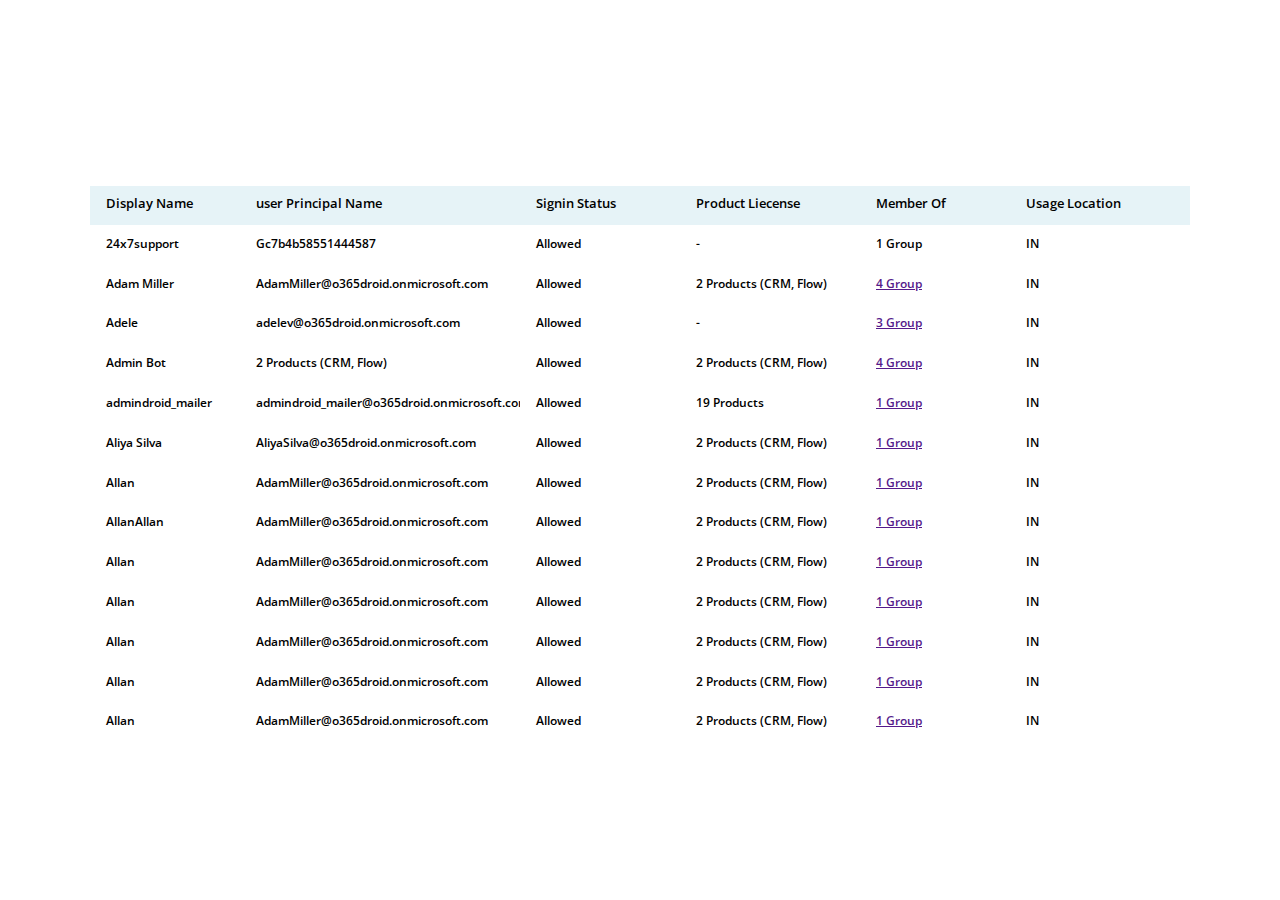
<file: test100.html>
﻿<!DOCTYPE html>
<html>
<head>
    <meta charset='utf-8'>
    <meta http-equiv='X-UA-Compatible' content='IE=edge'>
    <title>test100</title>
    <meta name='viewport' content='width=device-width, initial-scale=1'>
    <link rel='stylesheet' type='text/css' media='screen' href='style.css'>
    <!-- font awesome link -->
    <link rel="stylesheet" href="https://cdnjs.cloudflare.com/ajax/libs/font-awesome/6.4.2/css/all.min.css" />
</head>
<body>
        <div class="page-table">
            <table>
                <tr class="table-heading">
                  <th>Display Name </th>
                  <th>user Principal Name</th>
                  <th>Signin Status</th>
                  <th>Product Liecense</th>
                  <th>Member Of</th>
                  <th>Usage Location</th>
                </tr>
                <tr class="table-detail">
                  <td>24x7support<i class="fa-solid fa-bars"></i></td>
                  <td>Gc7b4b58551444587<i class="fa-solid fa-bars"></i></td>
                  <td>Allowed<i class="fa-solid fa-bars"></i></td>
                  <td>-<i class="fa-solid fa-bars"></i></td>
                  <td class="menu-icon">1 Group<i class="fa-solid fa-bars"></i></td>
                  <td>IN<i class="fa-solid fa-bars"></i></td>
                </tr>
                <tr class="table-detail">
                  <td>Adam Miller<i class="fa-solid fa-bars"></i></td>
                  <td>AdamMiller@o365droid.onmicrosoft.com<i class="fa-solid fa-bars"></i></td>
                  <td>Allowed<i class="fa-solid fa-bars"></i></td>
                  <td>2 Products (CRM, Flow)<i class="fa-solid fa-bars"></i></td>
                  <td><a href="" >4 Group</a><i class="fa-solid fa-bars"></i></td>
                  <td>IN<i class="fa-solid fa-bars"></i></td>
                </tr>
                  <tr class="table-detail">
                    <td>Adele<i class="fa-solid fa-bars"></i></td>
                    <td>adelev@o365droid.onmicrosoft.com<i class="fa-solid fa-bars"></i></td>
                  <td>Allowed<i class="fa-solid fa-bars"></i></td>
                  <td>-<i class="fa-solid fa-bars"></i></td>
                  <td><a href="">3 Group</a><i class="fa-solid fa-bars"></i></td>
                  <td>IN<i class="fa-solid fa-bars"></i></td>
                  </tr>
                  <tr class="table-detail">
                    <td>Admin Bot<i class="fa-solid fa-bars"></i></td>
                    <td>2 Products (CRM, Flow)<i class="fa-solid fa-bars"></i></td>
                  <td>Allowed<i class="fa-solid fa-bars"></i></td>
                  <td>2 Products (CRM, Flow)<i class="fa-solid fa-bars"></i></td>
                  <td><a href="">4 Group</a><i class="fa-solid fa-bars"></i></td>
                  <td>IN<i class="fa-solid fa-bars"></i></td>
                  </tr>
                  <tr class="table-detail">
                    <td>admindroid_mailer<i class="fa-solid fa-bars"></i></td>
                    <td>admindroid_mailer@o365droid.onmicrosoft.com<i class="fa-solid fa-bars"></i></td>
                  <td>Allowed<i class="fa-solid fa-bars"></i></td>
                  <td>19 Products <i class="fa-solid fa-bars"></i></td>
                  <td><a href="">1 Group</a><i class="fa-solid fa-bars"></i></td>
                  <td>IN<i class="fa-solid fa-bars"></i></td>
                  </tr>
                  <tr class="table-detail">
                    <td>Aliya Silva<i class="fa-solid fa-bars"></i></td>
                    <td>AliyaSilva@o365droid.onmicrosoft.com<i class="fa-solid fa-bars"></i></td>
                  <td>Allowed<i class="fa-solid fa-bars"></i></td>
                  <td>2 Products (CRM, Flow)<i class="fa-solid fa-bars"></i></td>
                  <td><a href="">1 Group</a><i class="fa-solid fa-bars"></i></td>
                  <td>IN<i class="fa-solid fa-bars"></i></td>
                  </tr>
                  <tr class="table-detail">
                    <td>Allan<i class="fa-solid fa-bars"></i></td>
                    <td>AdamMiller@o365droid.onmicrosoft.com<i class="fa-solid fa-bars"></i></td>
                  <td>Allowed<i class="fa-solid fa-bars"></i></td>
                  <td>2 Products (CRM, Flow)<i class="fa-solid fa-bars"></i></td>
                  <td><a href="">1 Group</a><i class="fa-solid fa-bars"></i></td>
                  <td>IN<i class="fa-solid fa-bars"></i></td>
                  </tr>
                  <tr class="table-detail">
                    <td>AllanAllan<i class="fa-solid fa-bars"></i></td>
                    <td>AdamMiller@o365droid.onmicrosoft.com<i class="fa-solid fa-bars"></i></td>
                  <td>Allowed<i class="fa-solid fa-bars"></i></td>
                  <td>2 Products (CRM, Flow)<i class="fa-solid fa-bars"></i></td>
                  <td><a href="">1 Group</a><i class="fa-solid fa-bars"></i></td>
                  <td>IN<i class="fa-solid fa-bars"></i></td>
                  </tr>
                  <tr class="table-detail">
                    <td>Allan<i class="fa-solid fa-bars"></i></td>
                    <td>AdamMiller@o365droid.onmicrosoft.com<i class="fa-solid fa-bars"></i></td>
                  <td>Allowed<i class="fa-solid fa-bars"></i></td>
                  <td>2 Products (CRM, Flow)<i class="fa-solid fa-bars"></i></td>
                  <td><a href="">1 Group</a><i class="fa-solid fa-bars"></i></td>
                  <td>IN<i class="fa-solid fa-bars"></i></td>
                  </tr>
                  <tr class="table-detail">
                    <td>Allan<i class="fa-solid fa-bars"></i></td>
                    <td>AdamMiller@o365droid.onmicrosoft.com<i class="fa-solid fa-bars"></i></td>
                  <td>Allowed<i class="fa-solid fa-bars"></i></td>
                  <td>2 Products (CRM, Flow)<i class="fa-solid fa-bars"></i></td>
                  <td><a href="">1 Group</a><i class="fa-solid fa-bars"></i></td>
                  <td>IN<i class="fa-solid fa-bars"></i></td>
                  </tr>
                  <tr class="table-detail">
                    <td>Allan<i class="fa-solid fa-bars"></i></td>
                    <td>AdamMiller@o365droid.onmicrosoft.com<i class="fa-solid fa-bars"></i></td>
                  <td>Allowed<i class="fa-solid fa-bars"></i></td>
                  <td>2 Products (CRM, Flow)<i class="fa-solid fa-bars"></i></td>
                  <td><a href="">1 Group</a><i class="fa-solid fa-bars"></i></td>
                  <td>IN<i class="fa-solid fa-bars"></i></td>
                  </tr>
                  <tr class="table-detail">
                    <td>Allan<i class="fa-solid fa-bars"></i></td>
                    <td>AdamMiller@o365droid.onmicrosoft.com<i class="fa-solid fa-bars"></i></td>
                  <td>Allowed<i class="fa-solid fa-bars"></i></td>
                  <td>2 Products (CRM, Flow)<i class="fa-solid fa-bars"></i></td>
                  <td><a href="">1 Group</a><i class="fa-solid fa-bars"></i></td>
                  <td>IN<i class="fa-solid fa-bars"></i></td>
                  </tr>
                  <tr class="table-detail">
                    <td>Allan<i class="fa-solid fa-bars"></i></td>
                    <td>AdamMiller@o365droid.onmicrosoft.com<i class="fa-solid fa-bars"></i></td>
                  <td>Allowed<i class="fa-solid fa-bars"></i></td>
                  <td>2 Products (CRM, Flow)<i class="fa-solid fa-bars"></i></td>
                  <td><a href="">1 Group</a><i class="fa-solid fa-bars"></i></td>
                  <td>IN<i class="fa-solid fa-bars"></i></td>
                  </tr>
              </table>
        </div>
        <div class="page-site-right-box menu-last">
            <div class="close-icon">
                <i class="fa-solid fa-circle-xmark x"></i>
            </div>
            <div class="page-site-right-nav-top">
                <div class="page-site-right-nav-top-lep">
                    <h2>24x7support's Group</h2>
                    <p><span>1</span>Group</p>
                </div>
                <h1>Explore full report <i class="fa-solid fa-angle-right"></i></h1>
            </div>
            <div class="page-site-right-nav-bottom">
                <div class="page-site-right-nav-top-lep">
                    <h2>All Users<i class="fa-solid fa-envelope-open-text"></i></h2>
                    <p>Group Mail: -</p>
                    <div class="done-box">
                        <div class="page-site-card">
                            <div class="page-site-card-left">
                                <i class="fa-solid fa-file"></i>
                            </div>
                            <div class="page-site-card-right">
                                <p>Group Description</p>
                                <p>-</p>
                            </div>
                        </div>
                        <div class="page-site-card">
                            <div class="page-site-card-left">
                                <i class="fa-solid fa-users"></i>
                            </div>
                            <div class="page-site-card-right">
                                <p>Members</p>
                                <p>2998 Members</p>
                            </div>
                        </div>
                        <div class="page-site-card">
                            <div class="page-site-card-left">
                                <i class="fa-solid fa-users"></i>
                            </div>
                            <div class="page-site-card-right">
                                <p>Security</p>
                                <p>Group</p>
                            </div>
                        </div>
                    </div>
                </div>
            </div>
        </div>

        <script>
            document.querySelector('.menu-icon').addEventListener('click', function () {

document.querySelector('.menu-last').classList.remove('hide') ;
//alert('clicked')
//document.querySelector('.menu-last').style.transform = "translateX(-110%)";
document.querySelector('.menu-last').classList.toggle('move-menu');
})
document.querySelector('.x').addEventListener('click', function () {
    document.querySelector('.menu-last').classList.add('hide');
    })
        </script>
</body>
</html>
</file>
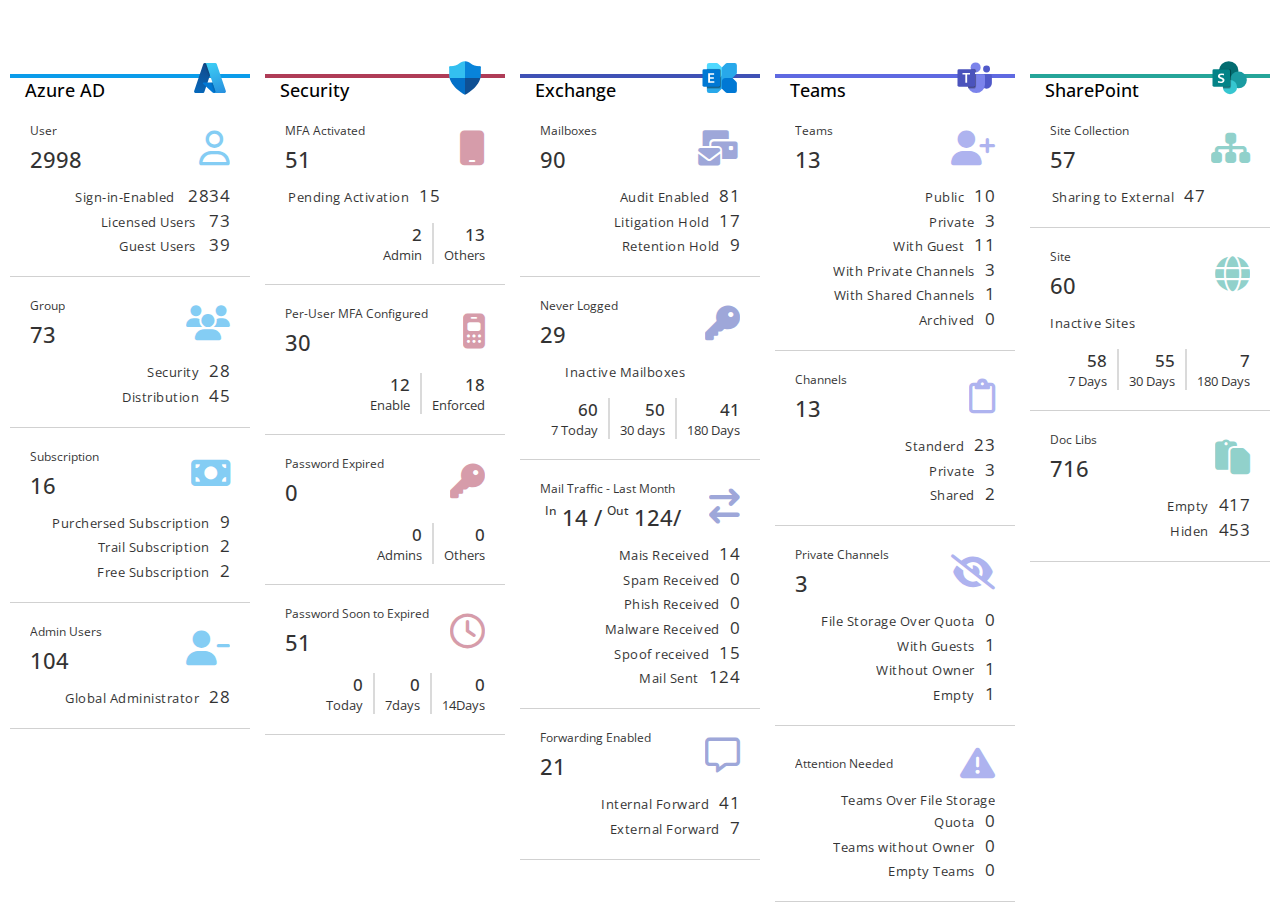
<file: testing.html>
﻿<!DOCTYPE html>
<html>
<head>
    <meta charset='utf-8'>
    <meta http-equiv='X-UA-Compatible' content='IE=edge'>
    <title>testing</title>
    <meta name='viewport' content='width=device-width, initial-scale=1'>
    <link rel='stylesheet' type='text/css' media='screen' href='style.css'>
    <!-- font awesome link -->
    <link rel="stylesheet" href="https://cdnjs.cloudflare.com/ajax/libs/font-awesome/6.4.2/css/all.min.css" />
</head>
<body>
    <div class="testing-banner">
        <div class=" testing-box">
            <div class="testing-box-img"><img src="image/azure-new.svg" alt=""></div>
            <h1 class="testing-banner-head">Azure AD</h1>
            <div class="testing-inner-box">
                <div class="testing-inner-icon-box">
                    <div class="corner-icon"><i class="fa-solid fa-arrow-up-right-from-square"></i></div>
                    <div class="testing-top-overall">
                        <div class="left-testing-box">
                            <p class="left-testing-box-p">User</p>
                            <h1 class="left-testing-box-h1">2998</h1>
                        </div>
                        <div class="right-testing-box">
                            <i class="fa-regular fa-user right-testing-box-icon"></i>
                        </div>
                    </div>
                    <div class="ul-box">
                        <ul class="testing-ul">
                            <li>Sign-in-Enabled <span>2834</span></li>
                            <li>Licensed Users <span>73</span></li>
                            <li>Guest Users <span>39</span></li>
                        </ul>
                    </div>
                </div>
                <div class="testing-inner-icon-box">
                    <div class="corner-icon"><i class="fa-solid fa-arrow-up-right-from-square"></i></div>
                    <div class="testing-top-overall">
                        <div class="left-testing-box">
                            <p class="left-testing-box-p">Group</p>
                            <h1 class="left-testing-box-h1">73</h1>
                        </div>
                        <div class="right-testing-box">
                            <i class="fa-solid fa-users right-testing-box-icon"></i>
                        </div>
                    </div>
                    <div class="ul-box">
                        <ul class="testing-ul">
                            <li>Security<span>28</span></li>
                            <li>Distribution<span>45</span></li>
                        </ul>
                    </div>
                </div>
                <div class="testing-inner-icon-box">
                    <div class="corner-icon"><i class="fa-solid fa-arrow-up-right-from-square"></i></div>
                    <div class="testing-top-overall">
                        <div class="left-testing-box">
                            <p class="left-testing-box-p">Subscription</p>
                            <h1 class="left-testing-box-h1">16</h1>
                        </div>
                        <div class="right-testing-box">
                            <i class="fa-solid fa-money-bill right-testing-box-icon"></i>
                        </div>
                    </div>
                    <div class="ul-box">
                        <ul class="testing-ul">
                            <li>Purchersed Subscription<span>9</span></li>
                            <li>Trail Subscription<span>2</span></li>
                            <li>Free Subscription<span>2</span></li>
                        </ul>
                    </div>
                </div>
                <div class="testing-inner-icon-box">
                    <div class="corner-icon"><i class="fa-solid fa-arrow-up-right-from-square"></i></div>
                    <div class="testing-top-overall">
                        <div class="left-testing-box">
                            <p class="left-testing-box-p">Admin Users</p>
                            <h1 class="left-testing-box-h1">104</h1>
                        </div>
                        <div class="right-testing-box">
                            <i class="fa-solid fa-user-minus right-testing-box-icon"></i>
                        </div>
                    </div>
                    <div class="ul-box">
                        <ul class="testing-ul">
                            <li>Global Administrator<span>28</span></li>
                        </ul>
                    </div>
                </div>
            </div>
        </div>
        <div class="testing-box box-2">
            <div class="testing-box-img"><img src="image/security-new.svg" alt=""></div>
            <h1 class="testing-banner-head">Security</h1>
            <div class="testing-inner-box">
                <div class="testing-inner-icon-box box-2-inner">
                    <div class="corner-icon"><i class="fa-solid fa-arrow-up-right-from-square"></i></div>
                    <div class="testing-top-overall">
                        <div class="left-testing-box">
                            <p class="left-testing-box-p">MFA Activated</p>
                            <h1 class="left-testing-box-h1">51</h1>
                        </div>
                        <div class="right-testing-box">
                            <i class="fa-solid fa-mobile right-testing-box-icon box-icon-2"></i>
                        </div>
                    </div>
                    <div class="ul-box">
                        <ul class="testing-ul box-2-ul" >
                            <li>Pending Activation<span>15</span></li>
                        </ul>
                    </div>
                    <div class="last-text-box">
                        <div class="one">
                            <h1 class="last-h1">2</h1>
                            <p class="last-p">Admin</p>
                        </div>
                        <div class="two">
                            <h1 class="last-h1">13</h1>
                            <p class="last-p">Others</p>
                        </div>
                    </div>
                </div>      
            </div>
            <div class="testing-inner-box">
                <div class="testing-inner-icon-box box-2-inner">
                    <div class="corner-icon"><i class="fa-solid fa-arrow-up-right-from-square"></i></div>
                    <div class="testing-top-overall">
                        <div class="left-testing-box">
                            <p class="left-testing-box-p">Per-User MFA Configured</p>
                            <h1 class="left-testing-box-h1">30</h1>
                        </div>
                        <div class="right-testing-box">
                            <i class="fa-solid fa-mobile-retro right-testing-box-icon box-icon-2"></i>
                        </div>
                    </div>
                    <div class="last-text-box">
                        <div class="one">
                            <h1 class="last-h1">12</h1>
                            <p class="last-p">Enable</p>
                        </div>
                        <div class="two">
                            <h1 class="last-h1">18</h1>
                            <p class="last-p">Enforced</p>
                        </div>
                    </div>
                </div>      
            </div>
            <div class="testing-inner-box">
                <div class="testing-inner-icon-box box-2-inner">
                    <div class="corner-icon"><i class="fa-solid fa-arrow-up-right-from-square"></i></div>
                    <div class="testing-top-overall">
                        <div class="left-testing-box">
                            <p class="left-testing-box-p">Password Expired</p>
                            <h1 class="left-testing-box-h1">0</h1>
                        </div>
                        <div class="right-testing-box">
                            <i class="fa-solid fa-key right-testing-box-icon box-icon-2"></i>
                        </div>
                    </div>
                    <div class="last-text-box">
                        <div class="one">
                            <h1 class="last-h1">0</h1>
                            <p class="last-p">Admins</p>
                        </div>
                        <div class="two">
                            <h1 class="last-h1">0</h1>
                            <p class="last-p">Others</p>
                        </div>
                    </div>
                </div>      
            </div>
            <div class="testing-inner-box">
                <div class="testing-inner-icon-box box-2-inner">
                    <div class="corner-icon"><i class="fa-solid fa-arrow-up-right-from-square"></i></div>
                    <div class="testing-top-overall">
                        <div class="left-testing-box">
                            <p class="left-testing-box-p">Password Soon to Expired</p>
                            <h1 class="left-testing-box-h1">51</h1>
                        </div>
                        <div class="right-testing-box">
                            <i class="fa-regular fa-clock right-testing-box-icon box-icon-2"></i>
                        </div>
                    </div>
                    <div class="last-text-box">
                        <div class="one">
                            <h1 class="last-h1">0</h1>
                            <p class="last-p">Today</p>
                        </div>
                        <div class="one">
                            <h1 class="last-h1">0</h1>
                            <p class="last-p">7days</p>
                        </div>
                        <div class="two">
                            <h1 class="last-h1">0</h1>
                            <p class="last-p">14Days</p>
                        </div>
                    </div>
                </div>      
            </div>
        </div>
        <div class="testing-box box-3">
            <div class="testing-box-img"><img src="image/exchange-new.svg" alt=""></div>
            <h1 class="testing-banner-head">Exchange</h1>
            <div class="testing-inner-box ">
                <div class="testing-inner-icon-box box-3-inner">
                    <div class="corner-icon"><i class="fa-solid fa-arrow-up-right-from-square"></i></div>
                    <div class="testing-top-overall">
                        <div class="left-testing-box">
                            <p class="left-testing-box-p">Mailboxes</p>
                            <h1 class="left-testing-box-h1">90</h1>
                        </div>
                        <div class="right-testing-box">
                            <i class="fa-solid fa-envelopes-bulk right-testing-box-icon box-icon-3"></i>
                        </div>
                    </div>
                    <div class="ul-box">
                        <ul class="testing-ul" >
                            <li>Audit Enabled<span>81</span></li>
                            <li>Litigation Hold<span>17</span></li>
                            <li>Retention Hold<span>9</span></li>
                        </ul>
                    </div>
                </div>      
            </div>
            <div class="testing-inner-box">
                <div class="testing-inner-icon-box box-3-inner">
                    <div class="corner-icon"><i class="fa-solid fa-arrow-up-right-from-square"></i></div>
                    <div class="testing-top-overall">
                        <div class="left-testing-box">
                            <p class="left-testing-box-p">Never Logged</p>
                            <h1 class="left-testing-box-h1">29</h1>
                        </div>
                        <div class="right-testing-box">
                            <i class="fa-solid fa-key right-testing-box-icon box-icon-3"></i>
                        </div>
                    </div>
                    <div class="ul-box">
                        <ul class="testing-ul box-2-ul" >
                            <li>Inactive Mailboxes<span></span></li>
                        </ul>
                    </div>
                    <div class="last-text-box">
                        <div class="one">
                            <h1 class="last-h1">60</h1>
                            <p class="last-p">7 Today</p>
                        </div>
                        <div class="one">
                            <h1 class="last-h1">50</h1>
                            <p class="last-p">30 days</p>
                        </div>
                        <div class="two">
                            <h1 class="last-h1">41</h1>
                            <p class="last-p">180 Days</p>
                        </div>
                    </div>
                </div>      
            </div>
            <div class="testing-inner-box ">
                <div class="testing-inner-icon-box box-3-inner">
                    <div class="corner-icon"><i class="fa-solid fa-arrow-up-right-from-square"></i></div>
                    <div class="testing-top-overall">
                        <div class="left-testing-box">
                            <p class="left-testing-box-p">Mail Traffic - Last Month</p>
                            <h1 class="left-testing-box-h1"><span>In</span>14 / <span>Out</span>124/</h1>
                        </div>
                        <div class="right-testing-box">
                            <i class="fa-solid fa-arrow-right-arrow-left right-testing-box-icon box-icon-3"></i>
                        </div>
                    </div>
                    <div class="ul-box">
                        <ul class="testing-ul" >
                            <li>Mais Received<span>14</span></li>
                            <li>Spam Received<span>0</span></li>
                            <li>Phish Received<span>0</span></li>
                            <li>Malware Received<span>0</span></li>
                            <li>Spoof received<span>15</span></li>
                            <li>Mail Sent<span>124</span></li>
                        </ul>
                    </div>
                </div>      
            </div>
            <div class="testing-inner-box ">
                <div class="testing-inner-icon-box box-3-inner">
                    <div class="corner-icon"><i class="fa-solid fa-arrow-up-right-from-square"></i></div>
                    <div class="testing-top-overall">
                        <div class="left-testing-box">
                            <p class="left-testing-box-p">Forwarding Enabled</p>
                            <h1 class="left-testing-box-h1">21</h1>
                        </div>
                        <div class="right-testing-box">
                            <i class="fa-regular fa-message right-testing-box-icon box-icon-3"></i>
                        </div>
                    </div>
                    <div class="ul-box">
                        <ul class="testing-ul" >
                            <li>Internal Forward<span>41</span></li>
                            <li>External Forward<span>7</span></li>
                        </ul>
                    </div>
                </div>      
            </div>
        </div>
        <div class="testing-box box-4">
            <div class="testing-box-img"><img src="image/teams-new.svg" alt=""></div>
            <h1 class="testing-banner-head">Teams</h1>
            <div class="testing-inner-box ">
                <div class="testing-inner-icon-box box-4-inner">
                    <div class="corner-icon"><i class="fa-solid fa-arrow-up-right-from-square"></i></div>
                    <div class="testing-top-overall">
                        <div class="left-testing-box">
                            <p class="left-testing-box-p">Teams</p>
                            <h1 class="left-testing-box-h1">13</h1>
                        </div>
                        <div class="right-testing-box">
                            <i class="fa-solid fa-user-plus right-testing-box-icon box-icon-4"></i>
                        </div>
                    </div>
                    <div class="ul-box">
                        <ul class="testing-ul" >
                            <li>Public<span>10</span></li>
                            <li>Private<span>3</span></li>
                            <li>With Guest<span>11</span></li>
                            <li>With Private Channels<span>3</span></li>
                            <li>With Shared Channels<span>1</span></li>
                            <li>Archived<span>0</span></li>
                        </ul>
                    </div>
                </div>      
            </div>
            <div class="testing-inner-box ">
                <div class="testing-inner-icon-box box-4-inner">
                    <div class="corner-icon"><i class="fa-solid fa-arrow-up-right-from-square"></i></div>
                    <div class="testing-top-overall">
                        <div class="left-testing-box">
                            <p class="left-testing-box-p">Channels</p>
                            <h1 class="left-testing-box-h1">13</h1>
                        </div>
                        <div class="right-testing-box">
                            <i class="fa-regular fa-clipboard right-testing-box-icon box-icon-4"></i>
                        </div>
                    </div>
                    <div class="ul-box">
                        <ul class="testing-ul" >
                            <li>Standerd<span>23</span></li>
                            <li>Private<span>3</span></li>
                            <li>Shared<span>2</span></li>
                        </ul>
                    </div>
                </div>      
            </div>
            <div class="testing-inner-box ">
                <div class="testing-inner-icon-box box-4-inner">
                    <div class="corner-icon"><i class="fa-solid fa-arrow-up-right-from-square"></i></div>
                    <div class="testing-top-overall">
                        <div class="left-testing-box">
                            <p class="left-testing-box-p">Private Channels</p>
                            <h1 class="left-testing-box-h1">3</h1>
                        </div>
                        <div class="right-testing-box">
                            <i class="fa-solid fa-eye-slash right-testing-box-icon box-icon-4"></i>
                        </div>
                    </div>
                    <div class="ul-box">
                        <ul class="testing-ul" >
                            <li>File Storage Over Quota<span>0</span></li>
                            <li>With Guests<span>1</span></li>
                            <li>Without Owner<span>1</span></li>
                            <li>Empty<span>1</span></li>
                        </ul>
                    </div>
                </div>      
            </div>
            <div class="testing-inner-box ">
                <div class="testing-inner-icon-box box-4-inner">
                    <div class="corner-icon"><i class="fa-solid fa-arrow-up-right-from-square"></i></div>
                    <div class="testing-top-overall">
                        <div class="left-testing-box">
                            <p class="left-testing-box-p">Attention Needed</p>
                        </div>
                        <div class="right-testing-box">
                            <i class="fa-solid fa-triangle-exclamation right-testing-box-icon box-icon-4"></i>
                        </div>
                    </div>
                    <div class="ul-box">
                        <ul class="testing-ul" >
                            <li>Teams Over File Storage Quota<span>0</span></li>
                            <li>Teams without Owner<span>0</span></li>
                            <li>Empty Teams<span>0</span></li>
                        </ul>
                    </div>
                </div>      
            </div>
        </div>
        <div class="testing-box box-5">
            <div class="testing-box-img"><img src="image/sharepoint-new.svg" alt=""></div>
            <h1 class="testing-banner-head">SharePoint</h1>
            <div class="testing-inner-box">
                <div class="testing-inner-icon-box box-5-inner">
                    <div class="corner-icon"><i class="fa-solid fa-arrow-up-right-from-square"></i></div>
                    <div class="testing-top-overall">
                        <div class="left-testing-box">
                            <p class="left-testing-box-p">Site Collection</p>
                            <h1 class="left-testing-box-h1">57</h1>
                        </div>
                        <div class="right-testing-box">
                            <i class="fa-solid fa-sitemap right-testing-box-icon box-icon-5"></i>
                        </div>
                    </div>
                    <div class="ul-box">
                        <ul class="testing-ul box-2-ul" >
                            <li>Sharing to External<span>47</span></li>
                        </ul>
                    </div>
                </div> 
                <div class="testing-inner-box">
                    <div class="testing-inner-icon-box box-5-inner">
                        <div class="corner-icon"><i class="fa-solid fa-arrow-up-right-from-square"></i></div>
                        <div class="testing-top-overall">
                            <div class="left-testing-box">
                                <p class="left-testing-box-p">Site</p>
                                <h1 class="left-testing-box-h1">60</h1>
                            </div>
                            <div class="right-testing-box">
                                <i class="fa-solid fa-globe right-testing-box-icon box-icon-5"></i>
                            </div>
                        </div>
                        <div class="ul-box">
                            <ul class="testing-ul box-2-ul" style="margin-right: 60px;" >
                                <li>Inactive Sites<span></span></li>
                            </ul>
                        </div>
                        <div class="last-text-box">
                            <div class="one">
                                <h1 class="last-h1">58</h1>
                                <p class="last-p">7 Days</p>
                            </div>
                            <div class="one">
                                <h1 class="last-h1">55</h1>
                                <p class="last-p">30 Days</p>
                            </div>
                            <div class="two">
                                <h1 class="last-h1">7</h1>
                                <p class="last-p">180 Days</p>
                            </div>
                        </div>
                    </div>      
                </div>
                <div class="testing-inner-box ">
                    <div class="testing-inner-icon-box box-5-inner">
                        <div class="corner-icon"><i class="fa-solid fa-arrow-up-right-from-square"></i></div>
                        <div class="testing-top-overall">
                            <div class="left-testing-box">
                                <p class="left-testing-box-p">Doc Libs</p>
                                <h1 class="left-testing-box-h1">716</h1>
                            </div>
                            <div class="right-testing-box">
                                <i class="fa-solid fa-paste right-testing-box-icon box-icon-5"></i>
                            </div>
                        </div>
                        <div class="ul-box">
                            <ul class="testing-ul" >
                                <li>Empty<span>417</span></li>
                                <li>Hiden<span>453</span></li>
                            </ul>
                        </div>
                    </div>      
                </div>     
            </div>
        </div>
    </div>
</body>
</html>
</file>
<file: style.css>
@import url('https://fonts.googleapis.com/css2?family=Open+Sans:wght@300;400;500;600;700;800&display=swap');
@import url('https://fonts.googleapis.com/css2?family=Comfortaa:wght@300;400;500;600;700&display=swap');
* {
    margin: 0px;
    padding: 0px;
    box-sizing: border-box;
    font-family: 'Open Sans', sans-serif;
}


/* dashboard style  */
.banner {
    padding: 0px !important;
    overflow-x: hidden;
    background-color: #e4edf0;
    position: relative;
}
.menu {
    padding: 0px !important;
    height: 50px;
    z-index: 10 !important;
    background-color: white !important;
}
.menu-details {
    padding: 0px !important;
    display: flex !important;
    align-items: center !important;
    justify-content: space-between !important;
}
.menu-left-first {
    border: 1px solid rgba(0, 0, 0, 0.18);
    display: flex;
    align-items: center;
    justify-content: center;
    gap: 1rem;
    padding-left: 10px;
    padding-right: 10px;
    border-radius: 3px;
}
.arrow-box .fa-solid {
    color: black !important;
    font-size: 15px;
    opacity: 0.5;
}
.menu-text span {
    font-size: 13px;
    font-weight: 600;
    opacity: 0.5;
}
.menu-text span i {
    color: black !important;
    font-size: 15px;
    margin-left: 10px !important;
    opacity: 0.5;
}
.menu-left {
    margin-left: 16% !important;
    display: flex;
    align-items: center;
    justify-content: center;
}
.menu-left-second {
    display: flex;
    flex-direction: column;
    align-items: flex-start;
    justify-content: center;
}
.menu-left-second span {
    font-size: 16px;
    padding-left: 20px;
    font-weight: 700;
    opacity: 0.6;
    padding-top: 10px;
}
.menu-left-second p {
    font-size: 12px;
    padding-left: 20px;
    font-weight: 600;
    opacity: 0.6;
}
.menu-right {
    display: flex;
    align-items: center;
    justify-content: center;
}
.menu-right input {
    font-size: 14px;
    font-weight: 600;
    color: #0b9cea !important;
    background-color: #DFF4FD;
    border: none;
    padding: 6px 10px 6px 20px ;
    border-radius: 15px;
}
.menu-right input:focus {
    outline: none;
    border: none;
}
.menu-right input::placeholder {
    color: #0b9cea;
}
.menu-right span {
    margin-left: -40px;
    font-size: 14px;
    color: #0b9cea;
    border-left: 2px solid #0b9cea;
    padding-left: 10px;
    padding-right: 10px;
}
.right-icon i {
    margin-left: 20px;
    border: 1px solid #6161F5;
    font-size: 14px;
    padding: .4rem;
    border-radius: 4px;
    background-color: #bcbcf4;
}
.left-side {
    background-color: #29384F;
    margin-top: -55px !important;
    z-index: 20 !important;
    height: 100vh;
}
.para {
    color: white;
    cursor: pointer;
}
.accordion-item {
    background-color: transparent !important;
    color: white !important;
}

.accordion-item ul {
    display: flex;
    flex-direction: column;
    gap: .5rem;
}
.accordion-button {
    background-color: transparent !important;
    color: white !important;
    border: none !important;
    outline: none !important;
    background: linear-gradient(90deg,#1e4b6b,#29384f);
    border-color: #1e4b6b;
}
.accordion-button:focus {
    border: none !important;
    outline: none !important;
    box-shadow: none !important;
}
.accordion-item ul li {
    list-style: none;
    font-size: 14px;
    font-weight: 300;
    padding: .5rem;
}
.accordion-item ul li:hover {
    background: linear-gradient(90deg,#18567d,#29384f);
}
.accordion-header h1 {
    font-size: 18px;
    letter-spacing: .5px;
}

/*   testing style  */

.right-side{
    height:100vh;
    margin-top: -55px !important;
    z-index: 2;
    background-color: #E4EDF0 !important;
    padding: 0px !important;
}
.testing-banner {
    margin-top: 4rem;
    display: flex;
    align-items: flex-start;
    justify-content: flex-start;
    gap: 15px;
    width: 100%;
    padding: 10px;
}
.testing-box {
  border-top: 4px solid #0b9cea;  
  position: relative;
  background-color: white;
  width: 33.3% !important;
}
.box-2 {
    border-top: 4px solid #AF3C57;
}
.box-3 {
    border-top: 4px solid #3f51b5;
}
.box-4 {
    border-top: 4px solid #5F69E1 !important;
}
.box-5 {
    border-top: 4px solid #25A599 !important;
}
.testing-inner-box {
    background-color: white;
}
.testing-box-img {
    width: 40px;
    height: 40px;
    position: absolute;
    right: 20px;
    display: inline-block;
    top: -20px;
}
.testing-box-img img {
    width: 100%;
    height: 100%;
    object-fit: cover;
}
.testing-banner-head {
    font-size: 18px;
    font-weight: 500;
    padding-left: 15px;
}
.testing-inner-icon-box {
    display: flex;
    align-items: center;
    justify-content: space-between;
    padding: 20px;
    position: relative;
    flex-direction: column;
    overflow: hidden;
    border-bottom: 1px solid rgba(0, 0, 0, 0.18);
}
.corner-icon {
    position: absolute;
    width: 60px;
    height: 60px;
    background-color: gray;
    right: -30px;
    top: -30px;
    transform: rotate(45deg);
    display: flex;
    align-items: flex-end;
    justify-content: center;
    padding: 5px;
    opacity: 0;
}
.testing-inner-icon-box:hover .corner-icon {
    opacity: 0.7;
}
.corner-icon i {
    transform: rotate(-45deg);
    font-size: 13px;
}
.testing-inner-icon-box::before {
    position: absolute;
    height: 100%;
    width: 4px;
    z-index: 10;
    right: 0;
    top: 0;
    background-color: #0b9cea;
    content: '';
    opacity: 0;
}
.box-2-inner::before {
    background-color: #AF3C57 !important;
}
.box-3-inner::before {
    background-color: #3f51b5 !important;
}
.box-4-inner::before {
    background-color: #5f69e1 !important;
}
.box-5-inner::before {
    background-color: #25A599 !important;
}
.testing-inner-icon-box:hover::before {
    opacity: 1;
}
/* .left-testing-box:hover {
    border: 1px solid rgba(0, 0, 0, 0.18);
    background-color: #F5F5F5;
    padding-left: 5px;
    padding-right: 5px;
    cursor: pointer;
} */
.left-testing-box-p {
    font-size: 12px;
    opacity: 0.8;
}
.left-testing-box-h1 {
    font-size: 22px;
    font-weight: 500;
    opacity: 0.8;
    display: flex;
    margin-top: 5px;
}
.left-testing-box-h1 span {
    font-size: 12px;
    margin-right: 5px;
    margin-left: 5px
}
.right-testing-box-icon {
    font-size: 35px;
    color: #0b9cea;
    opacity: 0.5;
}
.testing-inner-icon-box:hover .right-testing-box-icon {
    opacity: 1;
}
.testing-top-overall {
    display: flex;
    width: 100%;
    align-items: center;
    justify-content: space-between;
}
.ul-box {
    width: 100%;
    display: flex;
    justify-content: flex-end;
}
.testing-ul {
    margin-top: 10px;
    display: flex;
    flex-direction: column;
    gap: .1rem;
    padding: 0px !important;
}
.testing-ul li {
    list-style: none;
    font-size: 13px;
    letter-spacing: 0.5px;
    opacity: 0.8;
    text-align: right;
    cursor: pointer;
    display: inline-block;
}
.testing-ul li span {
    font-size: 17px;
    font-weight: 400;
    margin-left: 10px;
}
/* .testing-ul li:hover {
    border: 1px solid rgba(0, 0, 0, 0.18);
} */
.box-2-ul li {
    padding-right: 45px !important;
}
.last-text-box {
    margin-top: 1rem;
    display: flex;
    justify-content: flex-end;
    align-items: flex-end;
    width: 100%;
}
.last-h1 {
    font-size: 17px;
    font-weight: 500;
}
.last-p {
    font-size: 13px;
}
.one {
    border-right: 2px solid rgba(0, 0, 0, 0.18);
    padding-right: 10px;
}
.one, .two {
    display: flex;
    flex-direction: column;
    align-items: flex-end;
    justify-content: flex-end;
    opacity: 0.8;
    padding-left: 10px
}
.box-icon-2 {
    color: #AF3C57 !important;
}
.box-icon-3 {
    color: #3f51b5 !important;
}
.box-icon-4 {
    color: #5f69e1 !important;
}
.box-icon-5 {
    color: #25A599 !important;
}


/*   hide right site style  */

.hide-right-site {
    width: 32% !important;
    top: 0;
    right: 0;
    position: absolute;
    margin-top: 55px;
    z-index: 30;
    background-color: #E4EDF0 !important;
    padding: .5rem 1rem .5rem 1rem;
}
.menu-last {
    height: 92vh;
    float: right;
    transform: translateX(110%);
}
.move-menu {
    transform: translateX(0%);
    transition: 0.5s all;
}
.hide{
    display:none; 
}
.logo-icon {
    font-size: 16px;
    color: #0b9cea;
    width: 40px;
    height: 40px;
    border-radius: 50px;
    border: 3px dotted #0b9cea;
    display: flex !important;
    align-items: center !important;
    justify-content: center !important;
}
.top-text {
    display: flex;
    align-items: flex-start;
    justify-content: center;
    flex-direction: column;
    gap: .6rem;
}
.top-text span {
    font-size: 16px;
    font-weight: 700;
}
.top-text p {
    font-size: 13px;
    font-weight: 400;
    line-height: 0;
}
.hide-nav {
    background-color: white;
    height: 70px;
    display: flex;
    align-items: center;
    justify-content: space-between;
    padding: 0px 1rem 0px 1rem;
}
.nav-first-top {
    display: flex;
    align-items: center;
    justify-content: flex-start;
    gap: 1rem;
}
.nav-second-top i {
    font-size: 25px;
    color: #0b9cea;
}
.side-detail-img  {
    width: 35px;
    height: 35px;
}
.side-detail-box h5 {
    font-size: 14px;
    font-weight: 700;
    opacity: 0.8;
}
.side-detail-img img {
    width: 100%;
    height: 100%;
    object-fit: cover;
}
.side-detail-text {
    display: flex;
    align-items: flex-start;
    justify-content: center;
    flex-direction: column;
    gap: .2rem;
    opacity: 0.8;
}
.side-detail-box {
    background-color: white;
    padding: .5rem;
    margin-top: .5rem;
    margin-bottom: .5rem;
}
.side-detail-text-main {
    position: relative;
    display: flex;
    align-items: center;
    justify-content: flex-start;
    gap: 15px;
}
.side-detail-text h4 {
    font-size: 13px;
    font-weight: 700;
}
.side-detail-text p {
    font-size: 13px;
    font-weight: 400;
    line-height: 0;
}
.side-detail-box h5 span {
    font-size: 13px;
    font-weight: 300;
    margin-left: 4rem;
    text-align: center;
}
.side-detail-box h5 span i {
    font-size: 8px;
    color: green;
    text-align: center;
    margin-right: 5px;
}
.side-detail-img i {
    font-size: 35px;
}
.mailbox {
    position: absolute;
    top: 0;
    right: 15px;
    height: 100%;
    display: flex;
    align-items: flex-end;
    justify-content: center;
    flex-direction: column;
}
.mailbox h3 {
    font-size: 14px;
    font-weight: 600;
    opacity: 0.8;
}
.mailbox p {
    font-size: 12px;
    font-weight: 300;
}
.mailbox span {
    font-size: 12px;
    color: red;
    font-weight: 300;
}
.mailbox span i {
    margin-right: 5px;
    font-size: 12px;
}

/*   hide top side */
.hide-top-side {
    position: absolute;
    width: 66% !important;
    height: 86%;
    background-color: white;
    top: 70px;
    left: 22%;
    z-index: 30;
}
.menu-last-2 {
    height: 92vh;
    float: right;
    transform: translateY(-110%);
}
.move-menu-2 {
    transform: translateY(0%);
    transition: 0.5s all;
}
.hide-top-side {
    padding: 4rem;
}
.top-hide-inputbox h1 {
    font-size: 30px;
    font-family: 'Comfortaa', sans-serif;
    color: #37ad70;
}
.top-hide-inputbox {
    display: flex !important;
    align-items: center;
    justify-content: flex-start;
    gap: 6rem;
    width: 100%;
}
.top-hide-inputbox input {
    width: 80% !important;
    padding: .5rem 2rem .5rem 2rem;
    border: none;
    border-bottom: 2px solid #a5d7ec;
    background-color: #F0F8FF;
}
.top-hide-inputbox input:focus {
    border: none;
    outline: none;
    border-bottom: 2px solid #a5d7ec;
}
.top-hide-box-detail {
    width: 100%;
    margin-top: 2rem !important;
    display: flex;
    align-self: flex-start;
    justify-content: flex-start;
    gap: 1rem;
    overflow: hidden !important;
}
.top-hide-detail-box1 {
    width: 33.3%;
}
.top-hide-detail-box1 h1 {
    padding: .5rem 0 .5rem 2rem;
    background-color: #ECF8FD;
    font-size: 14px;
    font-weight: 600;
    color: rgb(98, 97, 97);
    margin-bottom: 20px !important;
}
.top-hide-detail-box1 h1 i {
    font-size: 10px;
    margin-left: 10px;
}
.top-hide-log-detail {
    display: flex;
    align-items: center;
    justify-content: flex-start;
    gap: .6rem;
    height: 50px;
    margin-top: .5rem !important;
    margin-bottom: .5rem !important;
    position: relative;
    margin-left: 15px;
    padding-left: 10px;
}
.top-hide-log-detail::before {
    position: absolute;
    content: '';
    height: 100%;
    width: 3px;
    background-color: #0b9cea;
    left: 0;
    top: 0;
    opacity: 0;
}
.top-hide-log-detail:hover::before {
    opacity: 1;
}
.top-hide-log-detail:hover {
    background-color: #ECF8FD;
}
.top-hide-log-detail-left i {
    font-size: 22px;
    opacity: 0.8;
}
.top-hide-log-detail-right {
    display: flex;
    align-items: flex-start;
    justify-content: flex-start;
    gap: .7rem;
    flex-direction: column;
    opacity: .8;
}
.top-hide-log-detail-right span {
    font-size: 13px;
    font-weight: 600;
}
.top-hide-log-detail-right p {
    font-size: 12px;
    font-weight: 300;
    line-height: 0;
}
.close-icon {
    position: absolute;
    right: 20px;
    top: 20px;
    font-size: 22px;
    color: #0b9cea;
    cursor: pointer;
}



/*   page style  */
.page-table {
    margin-top: 7rem;
    background-color: white;
    padding: 3rem;
    margin-left: 1rem;
    position: relative;
}
.page-table table {
    padding: 1.5rem;
}
.table-heading {
    padding-bottom: 2rem !important;
    background-color: #E6F3F7;
}
.table-heading th:nth-child(1) {
    width: 150px !important;
}
.table-heading th:nth-child(2) {
    width: 280px !important;
}
.table-heading th:nth-child(3) {
    width: 160px !important;
}
.table-heading th:nth-child(4) {
    width: 180px !important;
}
.table-heading th:nth-child(5) {
    width: 150px !important;
}
.table-heading th:nth-child(6) {
    width: 180px !important;
}
.table-heading th {
    font-size: 13px;
    font-weight: 600;
    float:  left;
    padding: .5rem 0 .8rem 1rem;
    display: flex;
    align-items: center;
    justify-content: flex-start;
    cursor:pointer;
}
.table-heading th:hover {
    background-color: #B4E4F3;
}
.table-detail td {
    font-size: 12px;
    font-weight: 600;
    float:  left;
    padding: .5rem .5rem .8rem 1rem;
    width: 180px;
    display: flex;
    align-items: center;
    justify-content: flex-start;
    cursor: pointer;
    overflow: hidden;
    display: flex;
    align-items: center;
    justify-content: space-between;
    position: relative;
}
.table-detail td:nth-child(1) {
    width: 150px !important;
}
.table-detail td:nth-child(2) {
    width: 280px !important;
}
.table-detail td:nth-child(3) {
    width: 160px !important;
}
.table-detail td:nth-child(4) {
    width: 180px !important;
}
.table-detail td:nth-child(5) {
    width: 150px !important;
}
.table-detail td:nth-child(6) {
    width: 180px !important;
}
.table-detail:hover {
    background-color: #E6F3F7;
}
.table-detail td:hover {
    background-color: #aad4e7   ;
}
.table-detail td i {
    position: absolute;
    right: 10px;
    top: 10px;
    font-size: 13px;
    text-align: right;
    display: none;
}
.table-detail td:hover i {
    display: block;
}

/*  page-site-right-box style  */
.page-site-right-box {
    height: 80%;
    width: 50%;
    position: absolute;
    right: 0;
    top: 10%;
    -webkit-box-shadow: inset -1px 0px 22px 1px rgba(170,212,231,1);
-moz-box-shadow: inset -1px 0px 22px 1px rgba(170,212,231,1);
box-shadow: inset -1px 0px 22px 1px rgba(170,212,231,1);
}
.colse-icon {
    position: absolute;
    font-size: 26px;
    color: #0b9cea;
    right: 20px;
    top: 20px;
}
.page-site-right-box {
    background-color: white;
    padding: 3rem;
    margin-top: 2rem;
}
.page-site-right-nav-top {
    background-color: #E6F3F7;
    padding: 1.5rem;
    display: flex;
    align-items: center;
    justify-content: space-between;
}
.page-site-right-nav-top-lep h2 {
    font-size: 20px;
    font-weight: 700;
}
.page-site-right-nav-top-lep p {
    font-size: 15px;
    font-weight: 400;
}
.page-site-right-nav-top-lep p span {
    font-size: 20px;
    font-weight: 500;
    margin-right: 5px;
}
.page-site-right-nav-top h1 {
    font-size: 13px;
    font-weight: 600;
    background-color: #88909c;
    padding: .4rem;
    border-radius: 4px;
}
.page-site-right-nav-top-lep h2 {
    font-size: 14px;
    font-weight: 600;
    color: #25A599;
}
.page-site-right-nav-top-lep h2 i {
    color: red;
    margin-left: 5px;
}
.page-site-right-nav-top-lep p {
    font-size: 11px;
}
.page-site-right-nav-bottom {
    margin-top: 1rem;
    background-color: #E6F3F7;
    padding: 1.5rem;
}
.page-site-card {
    display: flex;
    align-items: center;
    justify-content: flex-start;
    gap: 1rem;
    margin-top: 2rem;
}
.page-site-card-right {
    display: flex;
    align-items: flex-start;
    justify-content: center;
    gap: 1rem;
    flex-direction: column;
}
.page-site-card-left i {
    font-size: 14px;
    color: #0b9cea;
}
.page-site-card-right p {
    line-height: 0;
    font-size: 12px;
    font-weight: 400;
}
.done-box {
    display: flex;
    align-items: center;
    justify-content: space-between;
}
</file>
